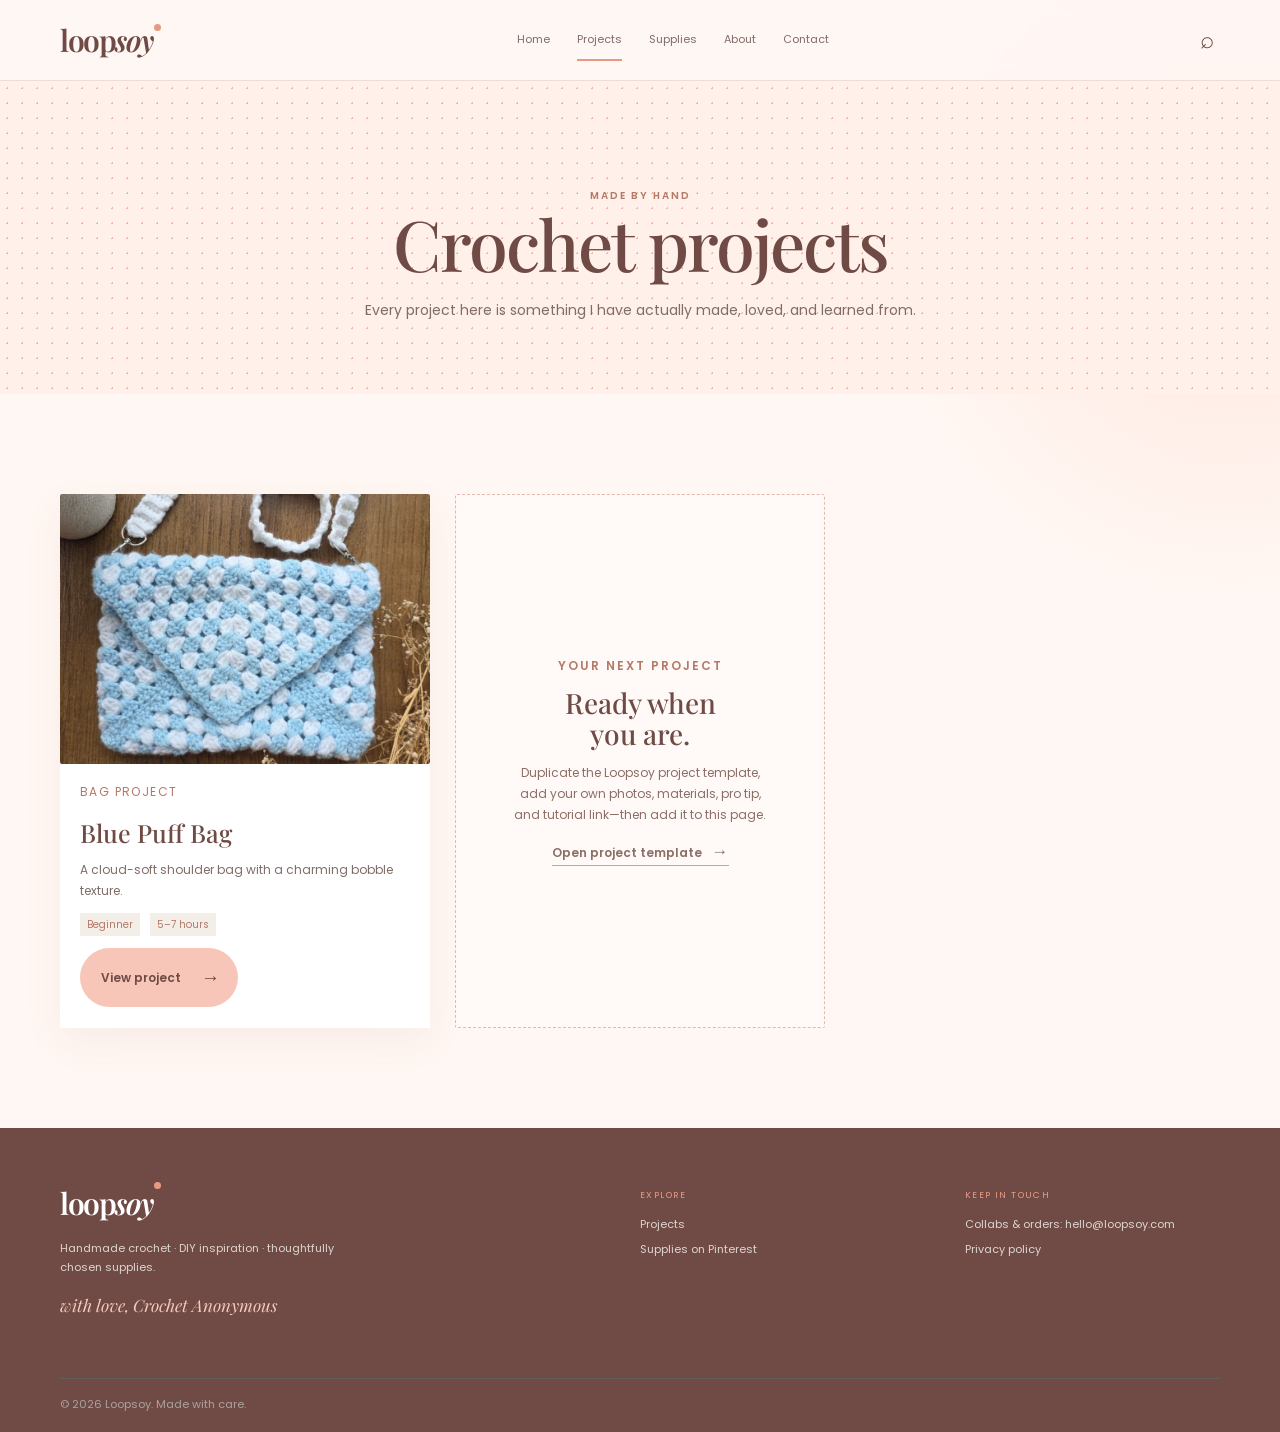
<file: projects/index.html>
<!doctype html><html lang="en"><head><meta charset="utf-8"><meta name="viewport" content="width=device-width,initial-scale=1"><meta name="description" content="Browse real handmade crochet projects from Loopsoy."><title>Crochet Projects | Loopsoy</title><link rel="preconnect" href="https://fonts.googleapis.com"><link rel="preconnect" href="https://fonts.gstatic.com" crossorigin><link href="https://fonts.googleapis.com/css2?family=Playfair+Display:wght@500;600;700&family=Poppins:wght@400;500;600&display=swap" rel="stylesheet"><link rel="stylesheet" href="../css/style.css"><link rel="stylesheet" href="../css/responsive.css"></head><body><header class="site-header"><div class="container nav-wrap"><a class="wordmark" href="../index.html">loop<span>soy</span><i></i></a><button class="menu-toggle" aria-label="Open navigation" aria-expanded="false"><span></span><span></span></button><nav class="main-nav"><a href="../index.html">Home</a><a class="active" href="index.html">Projects</a><a href="https://www.pinterest.com/crochetanonymous/" target="_blank" rel="noopener">Supplies</a><a href="../about.html">About</a><a href="../contact.html">Contact</a></nav><button class="search-toggle" aria-label="Search site">⌕</button></div><form class="search-panel" role="search"><label for="site-search">Search Loopsoy</label><input id="site-search" type="search" placeholder="Try “puff bag”"><button>Search</button></form></header><main><section class="page-hero"><p class="eyebrow">Made by hand</p><h1>Crochet projects</h1><p>Every project here is something I have actually made, loved, and learned from.</p></section><section class="section container"><div class="catalog-grid"><article class="catalog-card"><a class="image-frame" href="blue-puff-bag.html"><img src="../assets/images/blue-puff-bag.jpeg" alt="Blue and white puff crochet bag"></a><p class="tag">Bag project</p><h2>Blue Puff Bag</h2><p>A cloud-soft shoulder bag with a charming bobble texture.</p><div class="meta"><span>Beginner</span><span>5–7 hours</span></div><a class="button" href="blue-puff-bag.html">View project <span>→</span></a></article><article class="expand-card"><div><p class="eyebrow">Your next project</p><h3>Ready when<br>you are.</h3><p>Duplicate the Loopsoy project template, add your own photos, materials, pro tip, and tutorial link—then add it to this page.</p><a class="text-link" href="project-template.html">Open project template <span>→</span></a></div></article></div></section></main><footer class="site-footer"><div class="container footer-grid"><div><a class="wordmark" href="../index.html">loop<span>soy</span><i></i></a><p>Handmade crochet · DIY inspiration · thoughtfully chosen supplies.</p><p class="footer-handle">with love, Crochet Anonymous</p></div><div><p class="footer-title">Explore</p><a href="index.html">Projects</a><a href="https://www.pinterest.com/crochetanonymous/" target="_blank" rel="noopener">Supplies on Pinterest</a></div><div><p class="footer-title">Keep in touch</p><a href="mailto:hello@loopsoy.com">Collabs &amp; orders: hello@loopsoy.com</a><a href="../privacy.html">Privacy policy</a></div></div><div class="container footer-bottom"><span>© 2026 Loopsoy. Made with care.</span></div></footer><script src="../js/main.js"></script></body></html>
</file>
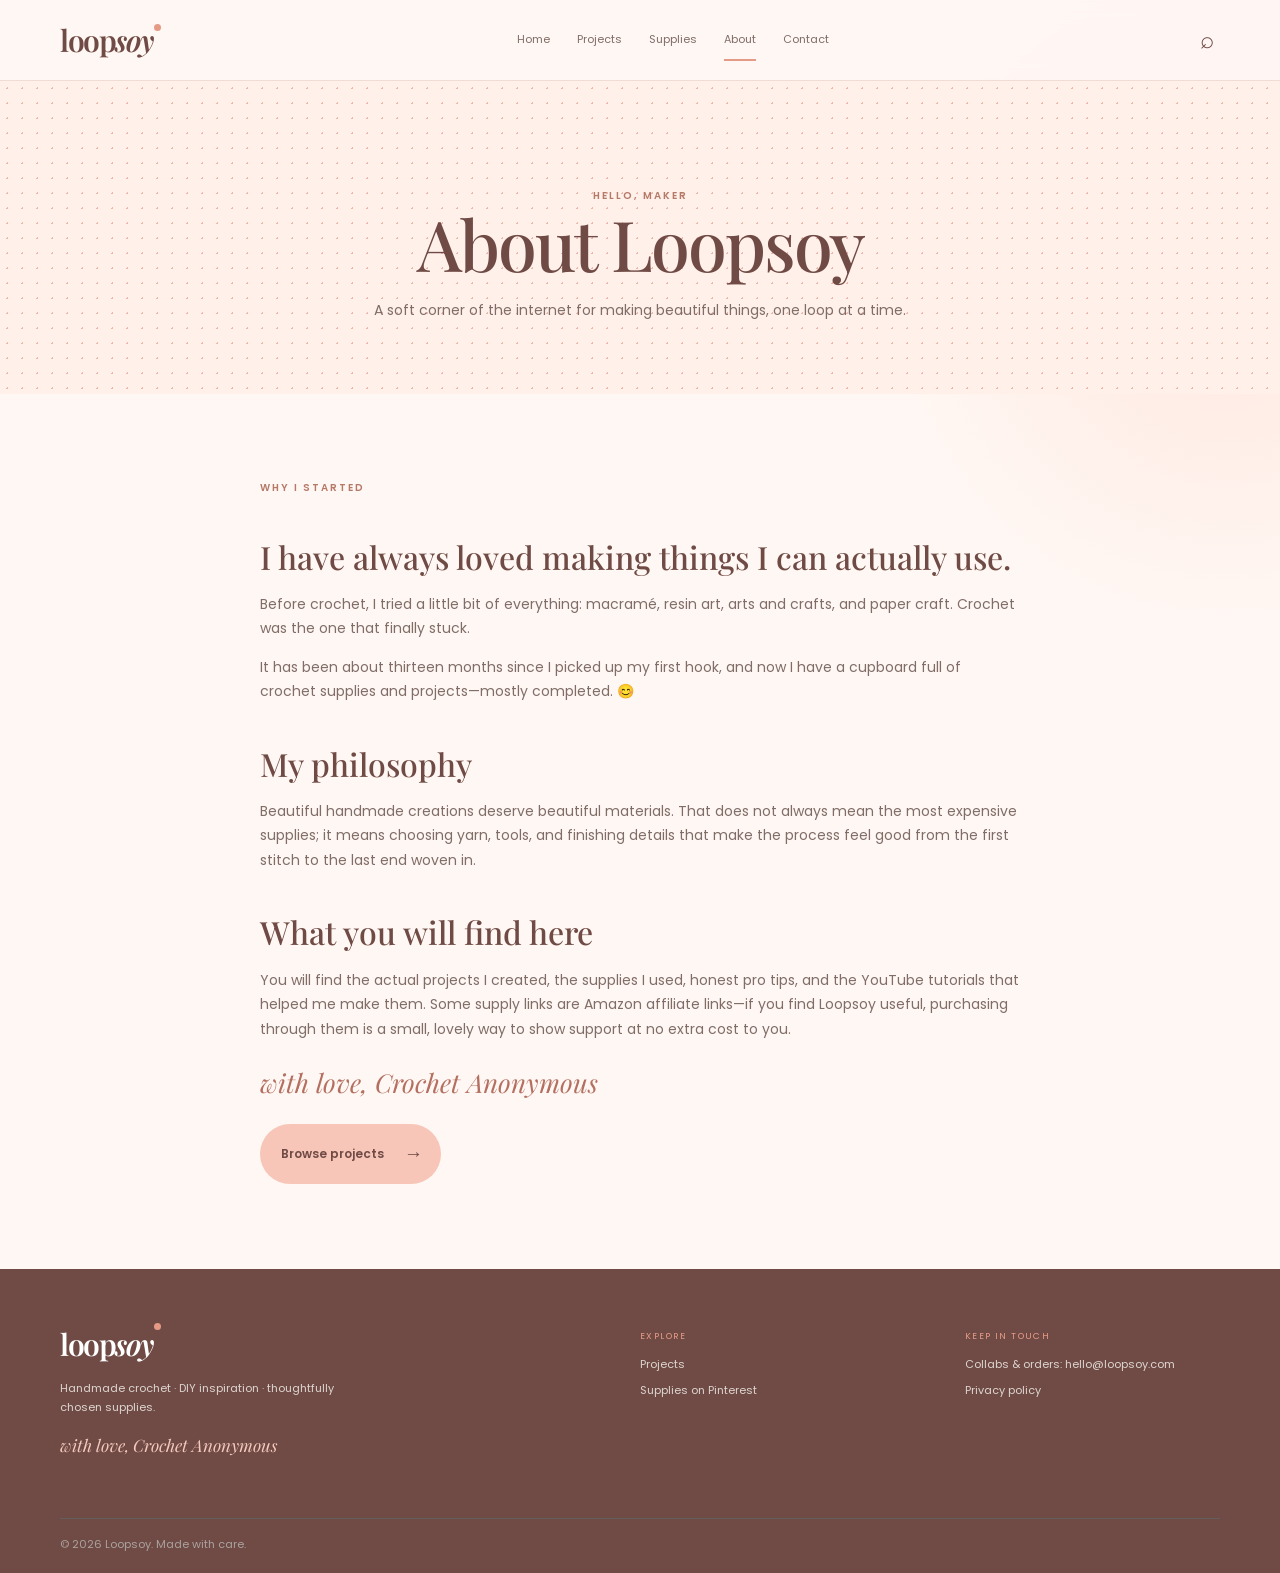
<file: about.html>
<!doctype html>
<html lang="en"><head><meta charset="utf-8"><meta name="viewport" content="width=device-width,initial-scale=1"><meta name="description" content="The story behind Loopsoy, a warm home for handmade crochet and thoughtful materials."><title>About Loopsoy</title><link rel="preconnect" href="https://fonts.googleapis.com"><link rel="preconnect" href="https://fonts.gstatic.com" crossorigin><link href="https://fonts.googleapis.com/css2?family=Playfair+Display:wght@500;600;700&family=Poppins:wght@400;500;600&display=swap" rel="stylesheet"><link rel="stylesheet" href="css/style.css"><link rel="stylesheet" href="css/responsive.css"></head><body><header class="site-header"><div class="container nav-wrap"><a class="wordmark" href="index.html">loop<span>soy</span><i></i></a><button class="menu-toggle" aria-label="Open navigation" aria-expanded="false"><span></span><span></span></button><nav class="main-nav"><a href="index.html">Home</a><a href="projects/index.html">Projects</a><a href="https://www.pinterest.com/crochetanonymous/" target="_blank" rel="noopener">Supplies</a><a class="active" href="about.html">About</a><a href="contact.html">Contact</a></nav><button class="search-toggle" aria-label="Search site">⌕</button></div><form class="search-panel" role="search"><label for="site-search">Search Loopsoy</label><input id="site-search" type="search" placeholder="Try “puff bag”"><button>Search</button></form></header><main><section class="page-hero"><p class="eyebrow">Hello, maker</p><h1>About Loopsoy</h1><p>A soft corner of the internet for making beautiful things, one loop at a time.</p></section><section class="content-wrap text-page"><p class="eyebrow">Why I started</p><h2>I have always loved making things I can actually use.</h2><p>Before crochet, I tried a little bit of everything: macramé, resin art, arts and crafts, and paper craft. Crochet was the one that finally stuck.</p><p>It has been about thirteen months since I picked up my first hook, and now I have a cupboard full of crochet supplies and projects—mostly completed. <span aria-label="smiling but embarrassed">😊</span></p><h2>My philosophy</h2><p>Beautiful handmade creations deserve beautiful materials. That does not always mean the most expensive supplies; it means choosing yarn, tools, and finishing details that make the process feel good from the first stitch to the last end woven in.</p><h2>What you will find here</h2><p>You will find the actual projects I created, the supplies I used, honest pro tips, and the YouTube tutorials that helped me make them. Some supply links are Amazon affiliate links—if you find Loopsoy useful, purchasing through them is a small, lovely way to show support at no extra cost to you.</p><p class="brand-signoff">with love, Crochet Anonymous</p><a class="button" href="projects/index.html">Browse projects <span>→</span></a></section></main><footer class="site-footer"><div class="container footer-grid"><div><a class="wordmark" href="index.html">loop<span>soy</span><i></i></a><p>Handmade crochet · DIY inspiration · thoughtfully chosen supplies.</p><p class="footer-handle">with love, Crochet Anonymous</p></div><div><p class="footer-title">Explore</p><a href="projects/index.html">Projects</a><a href="https://www.pinterest.com/crochetanonymous/" target="_blank" rel="noopener">Supplies on Pinterest</a></div><div><p class="footer-title">Keep in touch</p><a href="mailto:hello@loopsoy.com">Collabs &amp; orders: hello@loopsoy.com</a><a href="privacy.html">Privacy policy</a></div></div><div class="container footer-bottom"><span>© 2026 Loopsoy. Made with care.</span></div></footer><script src="js/main.js"></script></body></html>
</file>
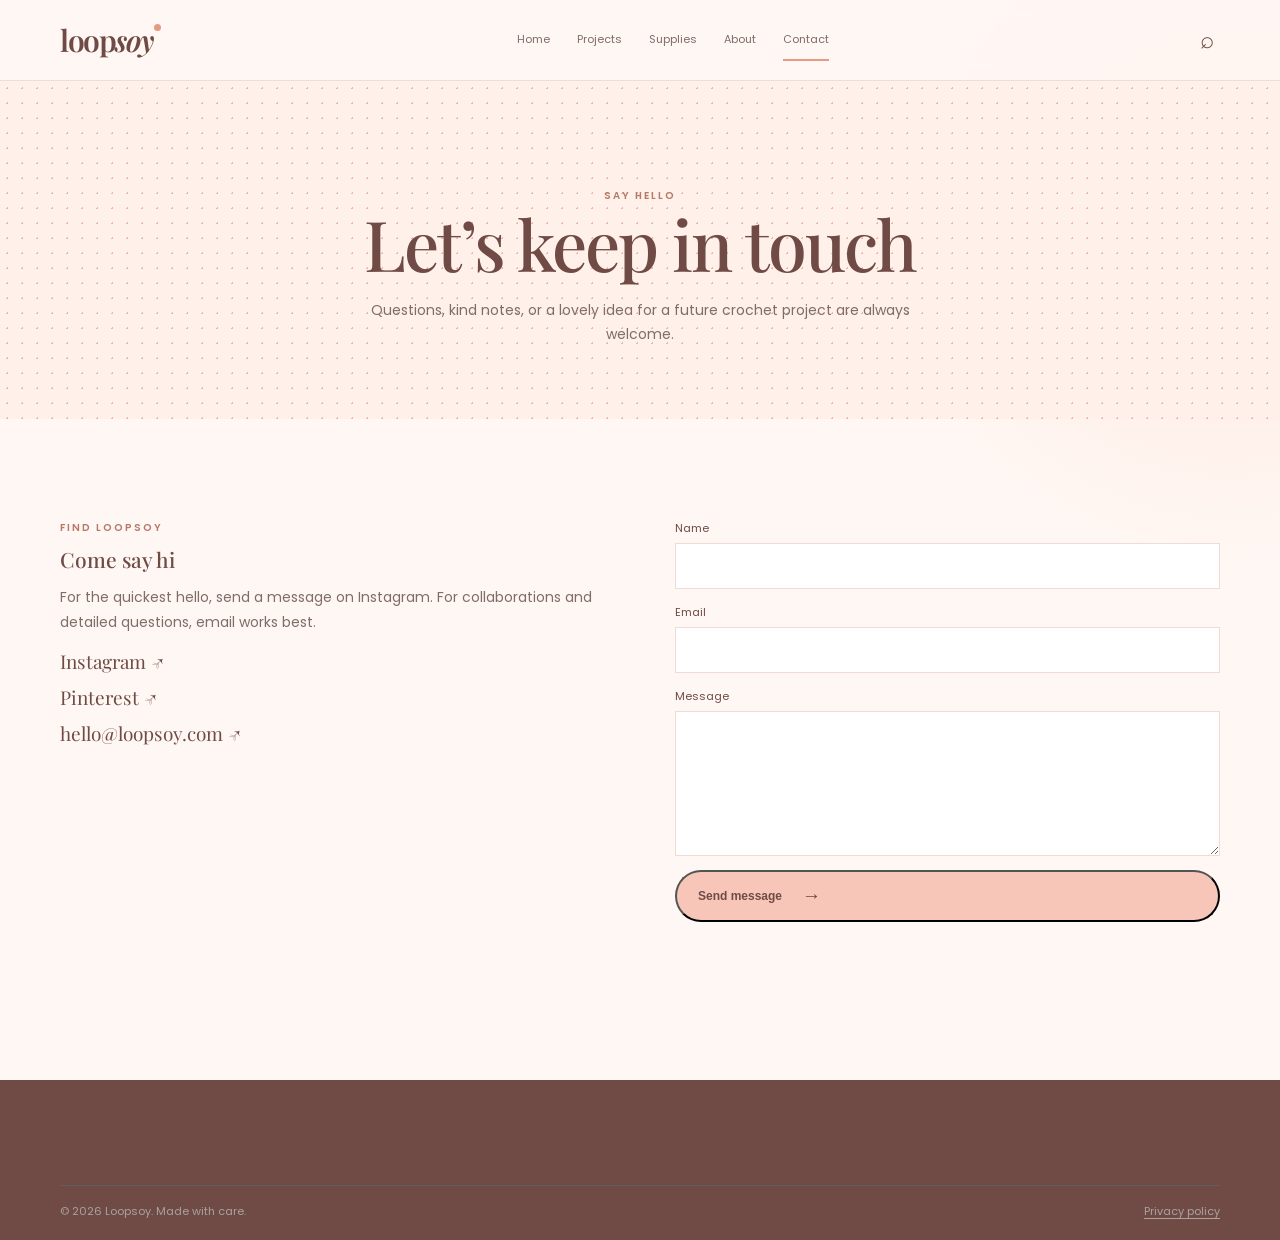
<file: contact.html>
<!doctype html><html lang="en"><head><meta charset="utf-8"><meta name="viewport" content="width=device-width,initial-scale=1"><meta name="description" content="Get in touch with Loopsoy about crochet, projects, and collaborations."><title>Contact Loopsoy</title><link rel="preconnect" href="https://fonts.googleapis.com"><link rel="preconnect" href="https://fonts.gstatic.com" crossorigin><link href="https://fonts.googleapis.com/css2?family=Playfair+Display:wght@500;600;700&family=Poppins:wght@400;500;600&display=swap" rel="stylesheet"><link rel="stylesheet" href="css/style.css"><link rel="stylesheet" href="css/responsive.css"></head><body><header class="site-header"><div class="container nav-wrap"><a class="wordmark" href="index.html">loop<span>soy</span><i></i></a><button class="menu-toggle" aria-label="Open navigation" aria-expanded="false"><span></span><span></span></button><nav class="main-nav"><a href="index.html">Home</a><a href="projects/index.html">Projects</a><a href="supplies.html">Supplies</a><a href="about.html">About</a><a class="active" href="contact.html">Contact</a></nav><button class="search-toggle" aria-label="Search site">⌕</button></div><form class="search-panel" role="search"><label for="site-search">Search Loopsoy</label><input id="site-search" type="search" placeholder="Try “puff bag”"><button>Search</button></form></header><main><section class="page-hero"><p class="eyebrow">Say hello</p><h1>Let’s keep in touch</h1><p>Questions, kind notes, or a lovely idea for a future crochet project are always welcome.</p></section><section class="section container contact-grid"><div><p class="eyebrow">Find Loopsoy</p><h2>Come say hi</h2><p>For the quickest hello, send a message on Instagram. For collaborations and detailed questions, email works best.</p><div class="contact-links"><a href="#">Instagram ↗</a><a href="#">Pinterest ↗</a><a href="mailto:hello@loopsoy.com">hello@loopsoy.com ↗</a></div></div><form class="contact-form"><label>Name<input type="text" required></label><label>Email<input type="email" required></label><label>Message<textarea required></textarea></label><button class="button" type="submit">Send message <span>→</span></button><p class="form-message" aria-live="polite"></p></form></section></main><footer class="site-footer"><div class="container footer-bottom"><span>© 2026 Loopsoy. Made with care.</span><a href="privacy.html">Privacy policy</a></div></footer><script src="js/main.js"></script></body></html>
</file>
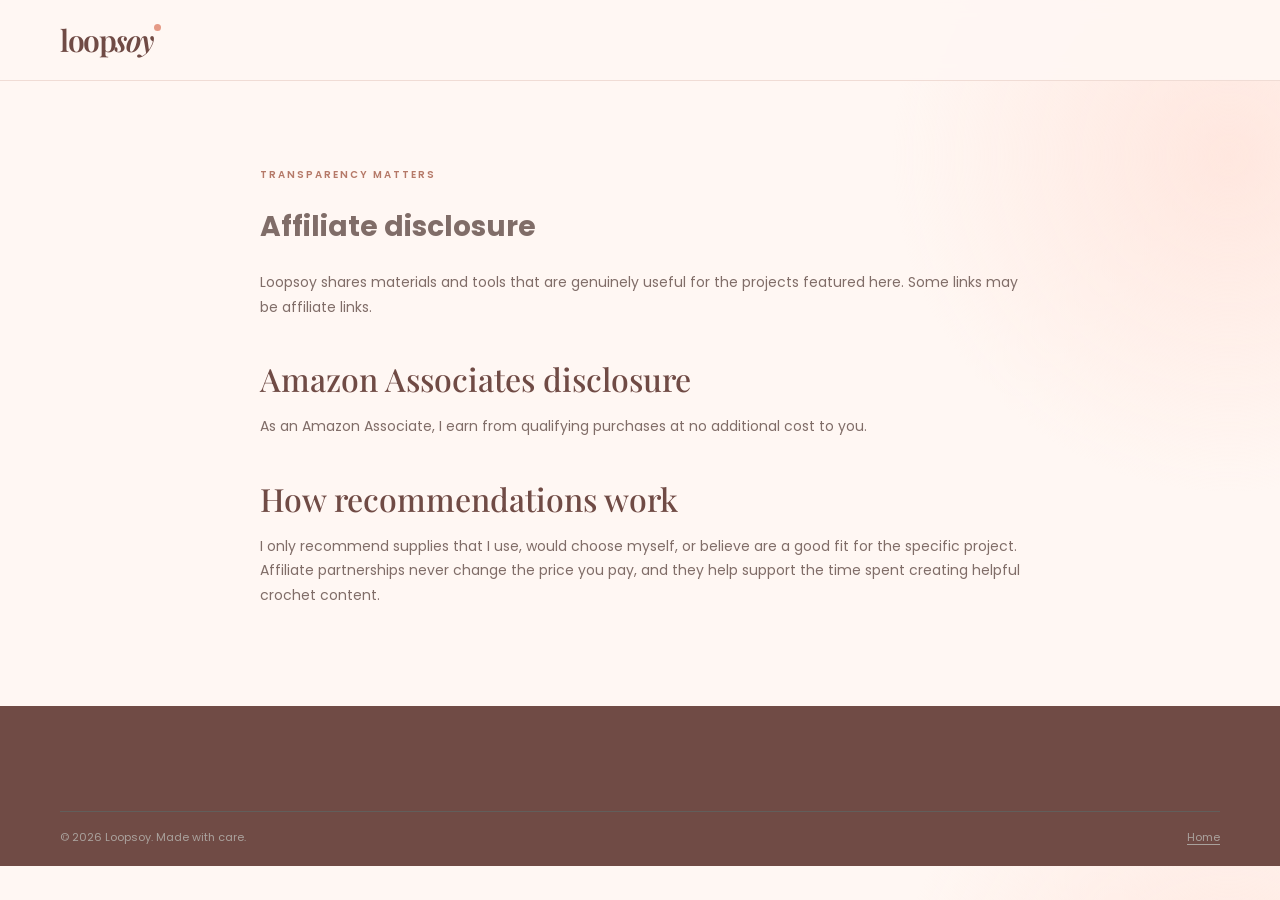
<file: disclosure.html>
<!doctype html><html lang="en"><head><meta charset="utf-8"><meta name="viewport" content="width=device-width,initial-scale=1"><meta name="description" content="Loopsoy affiliate disclosure."><title>Affiliate Disclosure | Loopsoy</title><link rel="preconnect" href="https://fonts.googleapis.com"><link rel="preconnect" href="https://fonts.gstatic.com" crossorigin><link href="https://fonts.googleapis.com/css2?family=Playfair+Display:wght@500;600;700&family=Poppins:wght@400;500;600&display=swap" rel="stylesheet"><link rel="stylesheet" href="css/style.css"><link rel="stylesheet" href="css/responsive.css"></head><body><header class="site-header"><div class="container nav-wrap"><a class="wordmark" href="index.html">loop<span>soy</span><i></i></a></div></header><main class="content-wrap text-page"><p class="eyebrow">Transparency matters</p><h1>Affiliate disclosure</h1><p>Loopsoy shares materials and tools that are genuinely useful for the projects featured here. Some links may be affiliate links.</p><h2>Amazon Associates disclosure</h2><p>As an Amazon Associate, I earn from qualifying purchases at no additional cost to you.</p><h2>How recommendations work</h2><p>I only recommend supplies that I use, would choose myself, or believe are a good fit for the specific project. Affiliate partnerships never change the price you pay, and they help support the time spent creating helpful crochet content.</p></main><footer class="site-footer"><div class="container footer-bottom"><span>© 2026 Loopsoy. Made with care.</span><a href="index.html">Home</a></div></footer></body></html>
</file>
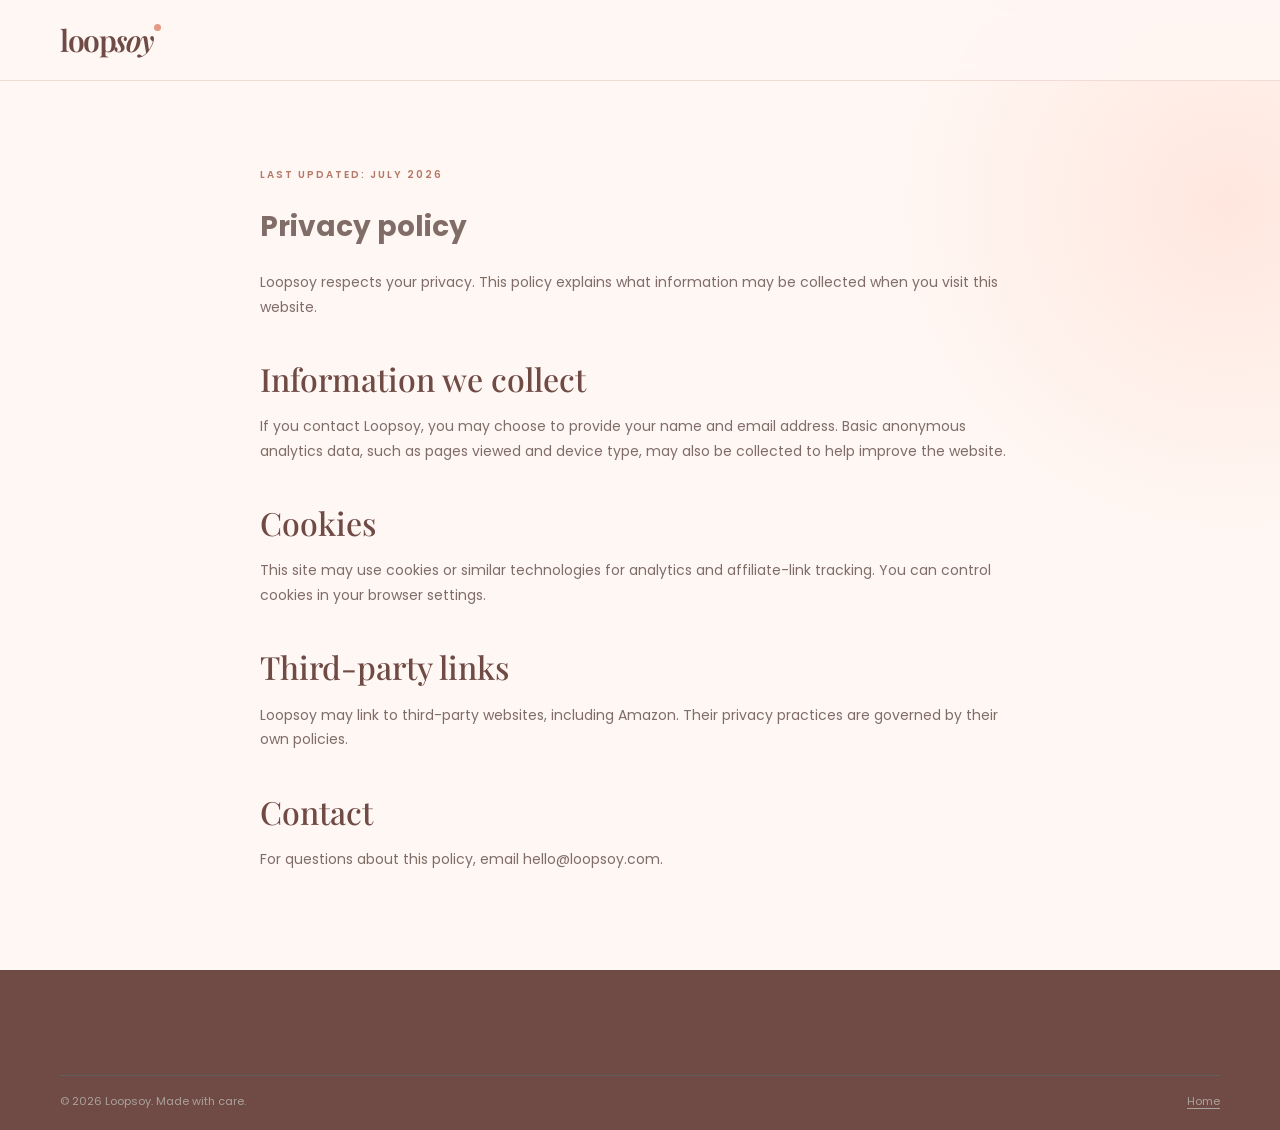
<file: privacy.html>
<!doctype html><html lang="en"><head><meta charset="utf-8"><meta name="viewport" content="width=device-width,initial-scale=1"><meta name="description" content="Loopsoy privacy policy."><title>Privacy Policy | Loopsoy</title><link rel="preconnect" href="https://fonts.googleapis.com"><link rel="preconnect" href="https://fonts.gstatic.com" crossorigin><link href="https://fonts.googleapis.com/css2?family=Playfair+Display:wght@500;600;700&family=Poppins:wght@400;500;600&display=swap" rel="stylesheet"><link rel="stylesheet" href="css/style.css"><link rel="stylesheet" href="css/responsive.css"></head><body><header class="site-header"><div class="container nav-wrap"><a class="wordmark" href="index.html">loop<span>soy</span><i></i></a></div></header><main class="content-wrap text-page"><p class="eyebrow">Last updated: July 2026</p><h1>Privacy policy</h1><p>Loopsoy respects your privacy. This policy explains what information may be collected when you visit this website.</p><h2>Information we collect</h2><p>If you contact Loopsoy, you may choose to provide your name and email address. Basic anonymous analytics data, such as pages viewed and device type, may also be collected to help improve the website.</p><h2>Cookies</h2><p>This site may use cookies or similar technologies for analytics and affiliate-link tracking. You can control cookies in your browser settings.</p><h2>Third-party links</h2><p>Loopsoy may link to third-party websites, including Amazon. Their privacy practices are governed by their own policies.</p><h2>Contact</h2><p>For questions about this policy, email <a href="mailto:hello@loopsoy.com">hello@loopsoy.com</a>.</p></main><footer class="site-footer"><div class="container footer-bottom"><span>© 2026 Loopsoy. Made with care.</span><a href="index.html">Home</a></div></footer></body></html>
</file>
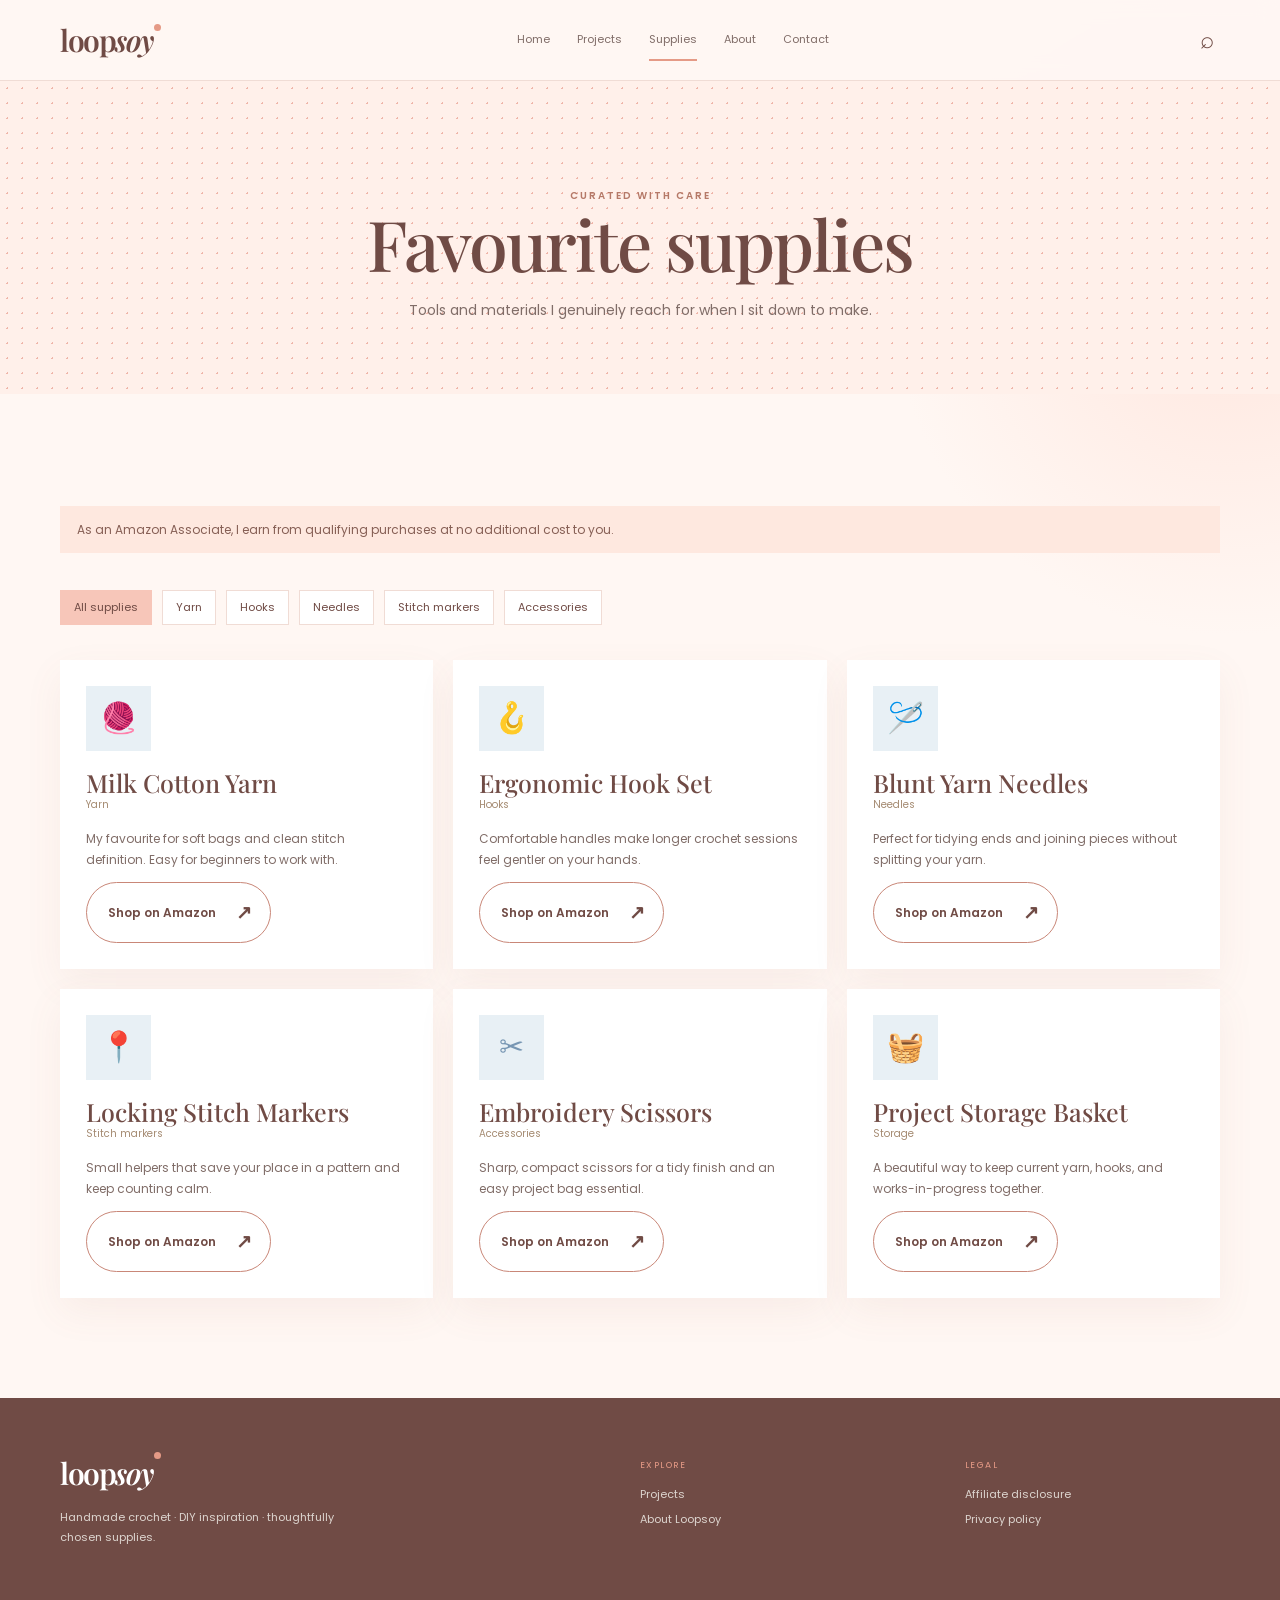
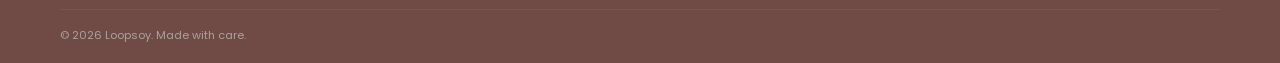
<file: supplies.html>
<!doctype html><html lang="en"><head><meta charset="utf-8"><meta name="viewport" content="width=device-width,initial-scale=1"><meta name="description" content="Loopsoy's curated crochet yarn, hooks, needles, markers and useful accessories."><title>Crochet Supplies | Loopsoy</title><link rel="preconnect" href="https://fonts.googleapis.com"><link rel="preconnect" href="https://fonts.gstatic.com" crossorigin><link href="https://fonts.googleapis.com/css2?family=Playfair+Display:wght@500;600;700&family=Poppins:wght@400;500;600&display=swap" rel="stylesheet"><link rel="stylesheet" href="css/style.css"><link rel="stylesheet" href="css/responsive.css"></head><body><header class="site-header"><div class="container nav-wrap"><a class="wordmark" href="index.html">loop<span>soy</span><i></i></a><button class="menu-toggle" aria-label="Open navigation" aria-expanded="false"><span></span><span></span></button><nav class="main-nav"><a href="index.html">Home</a><a href="projects/index.html">Projects</a><a class="active" href="supplies.html">Supplies</a><a href="about.html">About</a><a href="contact.html">Contact</a></nav><button class="search-toggle" aria-label="Search site">⌕</button></div><form class="search-panel" role="search"><label for="site-search">Search Loopsoy</label><input id="site-search" type="search" placeholder="Try “puff bag”"><button>Search</button></form></header><main><section class="page-hero"><p class="eyebrow">Curated with care</p><h1>Favourite supplies</h1><p>Tools and materials I genuinely reach for when I sit down to make.</p></section><section class="section container"><p class="notice">As an Amazon Associate, I earn from qualifying purchases at no additional cost to you.</p><br><div class="chips"><button class="active" data-filter="all">All supplies</button><button data-filter="yarn">Yarn</button><button data-filter="hooks">Hooks</button><button data-filter="needles">Needles</button><button data-filter="markers">Stitch markers</button><button data-filter="accessories">Accessories</button></div><div class="supplies-grid"><article class="supply-card" data-category="yarn"><div class="supply-icon">🧶</div><h2>Milk Cotton Yarn</h2><small>Yarn</small><p>My favourite for soft bags and clean stitch definition. Easy for beginners to work with.</p><a class="button outline" href="#" rel="sponsored nofollow">Shop on Amazon <span>↗</span></a></article><article class="supply-card" data-category="hooks"><div class="supply-icon">🪝</div><h2>Ergonomic Hook Set</h2><small>Hooks</small><p>Comfortable handles make longer crochet sessions feel gentler on your hands.</p><a class="button outline" href="#" rel="sponsored nofollow">Shop on Amazon <span>↗</span></a></article><article class="supply-card" data-category="needles"><div class="supply-icon">🪡</div><h2>Blunt Yarn Needles</h2><small>Needles</small><p>Perfect for tidying ends and joining pieces without splitting your yarn.</p><a class="button outline" href="#" rel="sponsored nofollow">Shop on Amazon <span>↗</span></a></article><article class="supply-card" data-category="markers"><div class="supply-icon">📍</div><h2>Locking Stitch Markers</h2><small>Stitch markers</small><p>Small helpers that save your place in a pattern and keep counting calm.</p><a class="button outline" href="#" rel="sponsored nofollow">Shop on Amazon <span>↗</span></a></article><article class="supply-card" data-category="accessories"><div class="supply-icon">✂</div><h2>Embroidery Scissors</h2><small>Accessories</small><p>Sharp, compact scissors for a tidy finish and an easy project bag essential.</p><a class="button outline" href="#" rel="sponsored nofollow">Shop on Amazon <span>↗</span></a></article><article class="supply-card" data-category="accessories"><div class="supply-icon">🧺</div><h2>Project Storage Basket</h2><small>Storage</small><p>A beautiful way to keep current yarn, hooks, and works-in-progress together.</p><a class="button outline" href="#" rel="sponsored nofollow">Shop on Amazon <span>↗</span></a></article></div></section></main><footer class="site-footer"><div class="container footer-grid"><div><a class="wordmark" href="index.html">loop<span>soy</span><i></i></a><p>Handmade crochet · DIY inspiration · thoughtfully chosen supplies.</p></div><div><p class="footer-title">Explore</p><a href="projects/index.html">Projects</a><a href="about.html">About Loopsoy</a></div><div><p class="footer-title">Legal</p><a href="disclosure.html">Affiliate disclosure</a><a href="privacy.html">Privacy policy</a></div></div><div class="container footer-bottom"><span>© 2026 Loopsoy. Made with care.</span></div></footer><script src="js/main.js"></script></body></html>
</file>
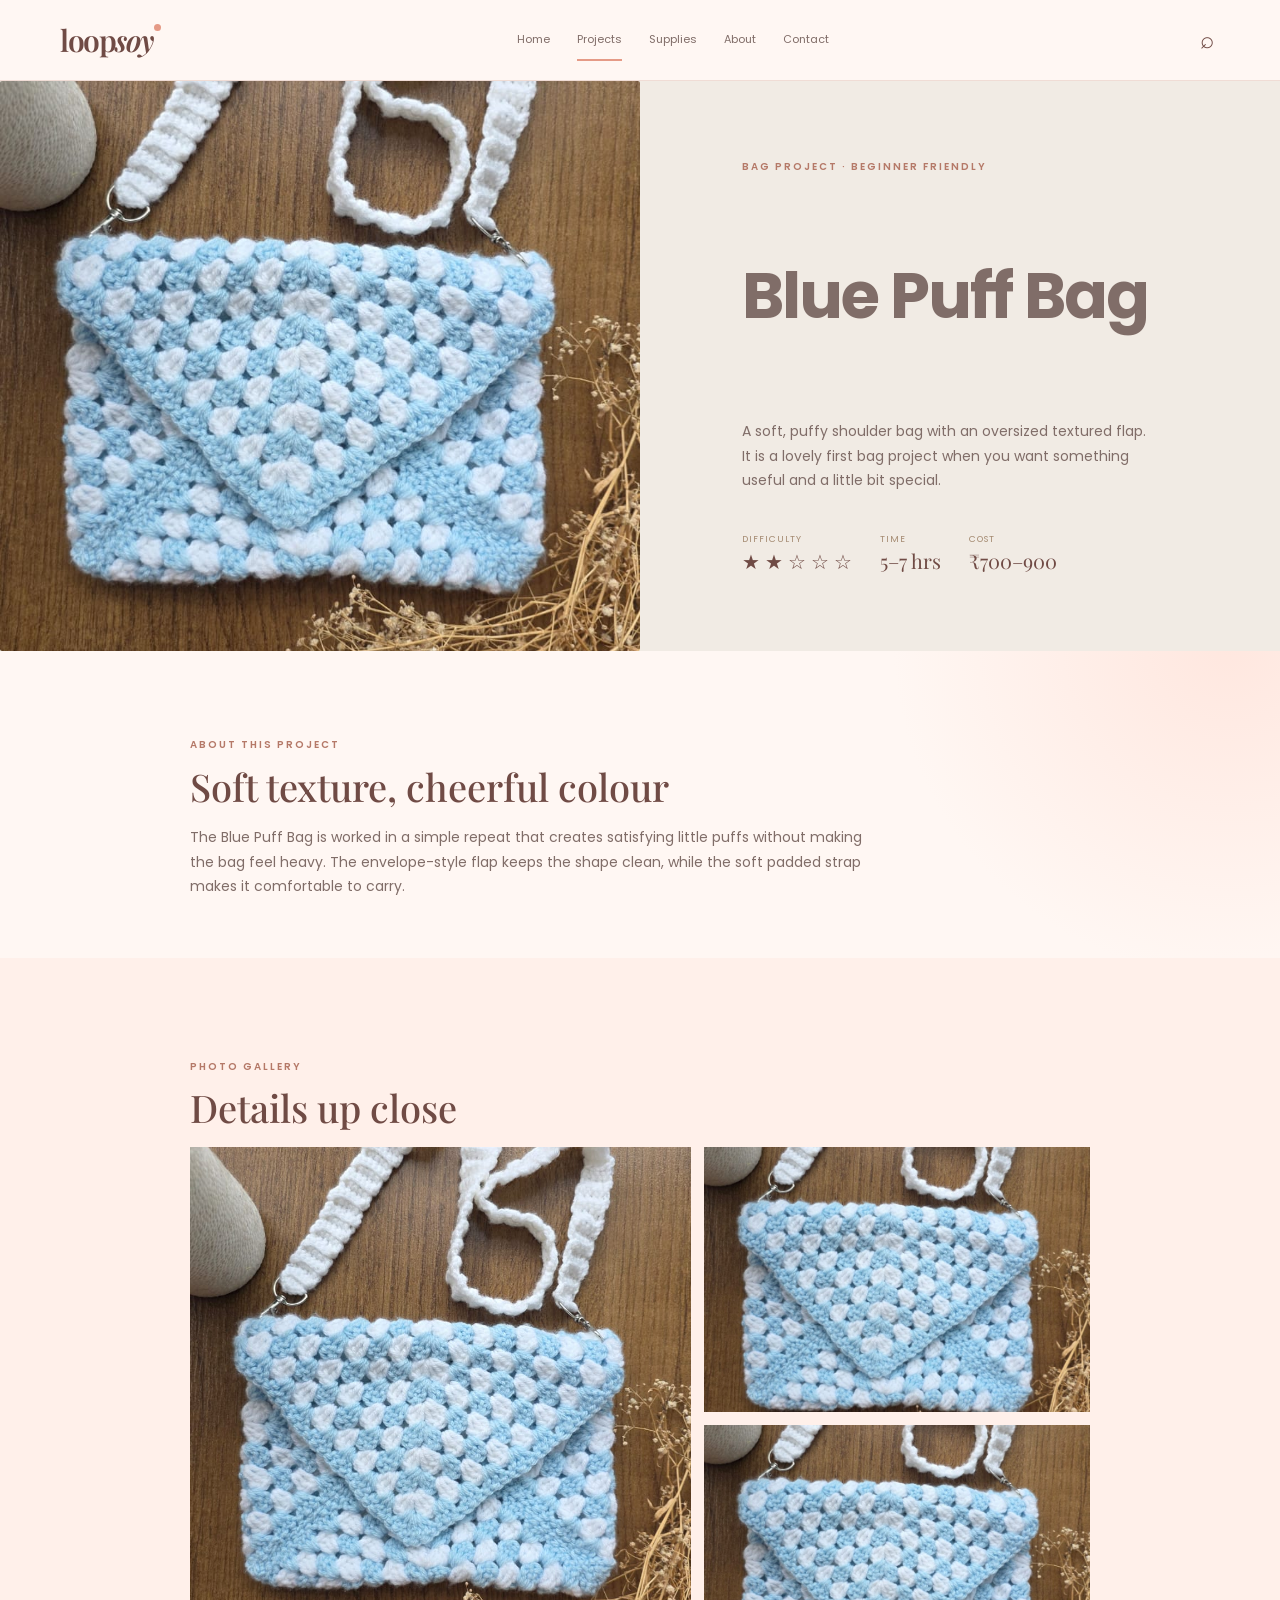
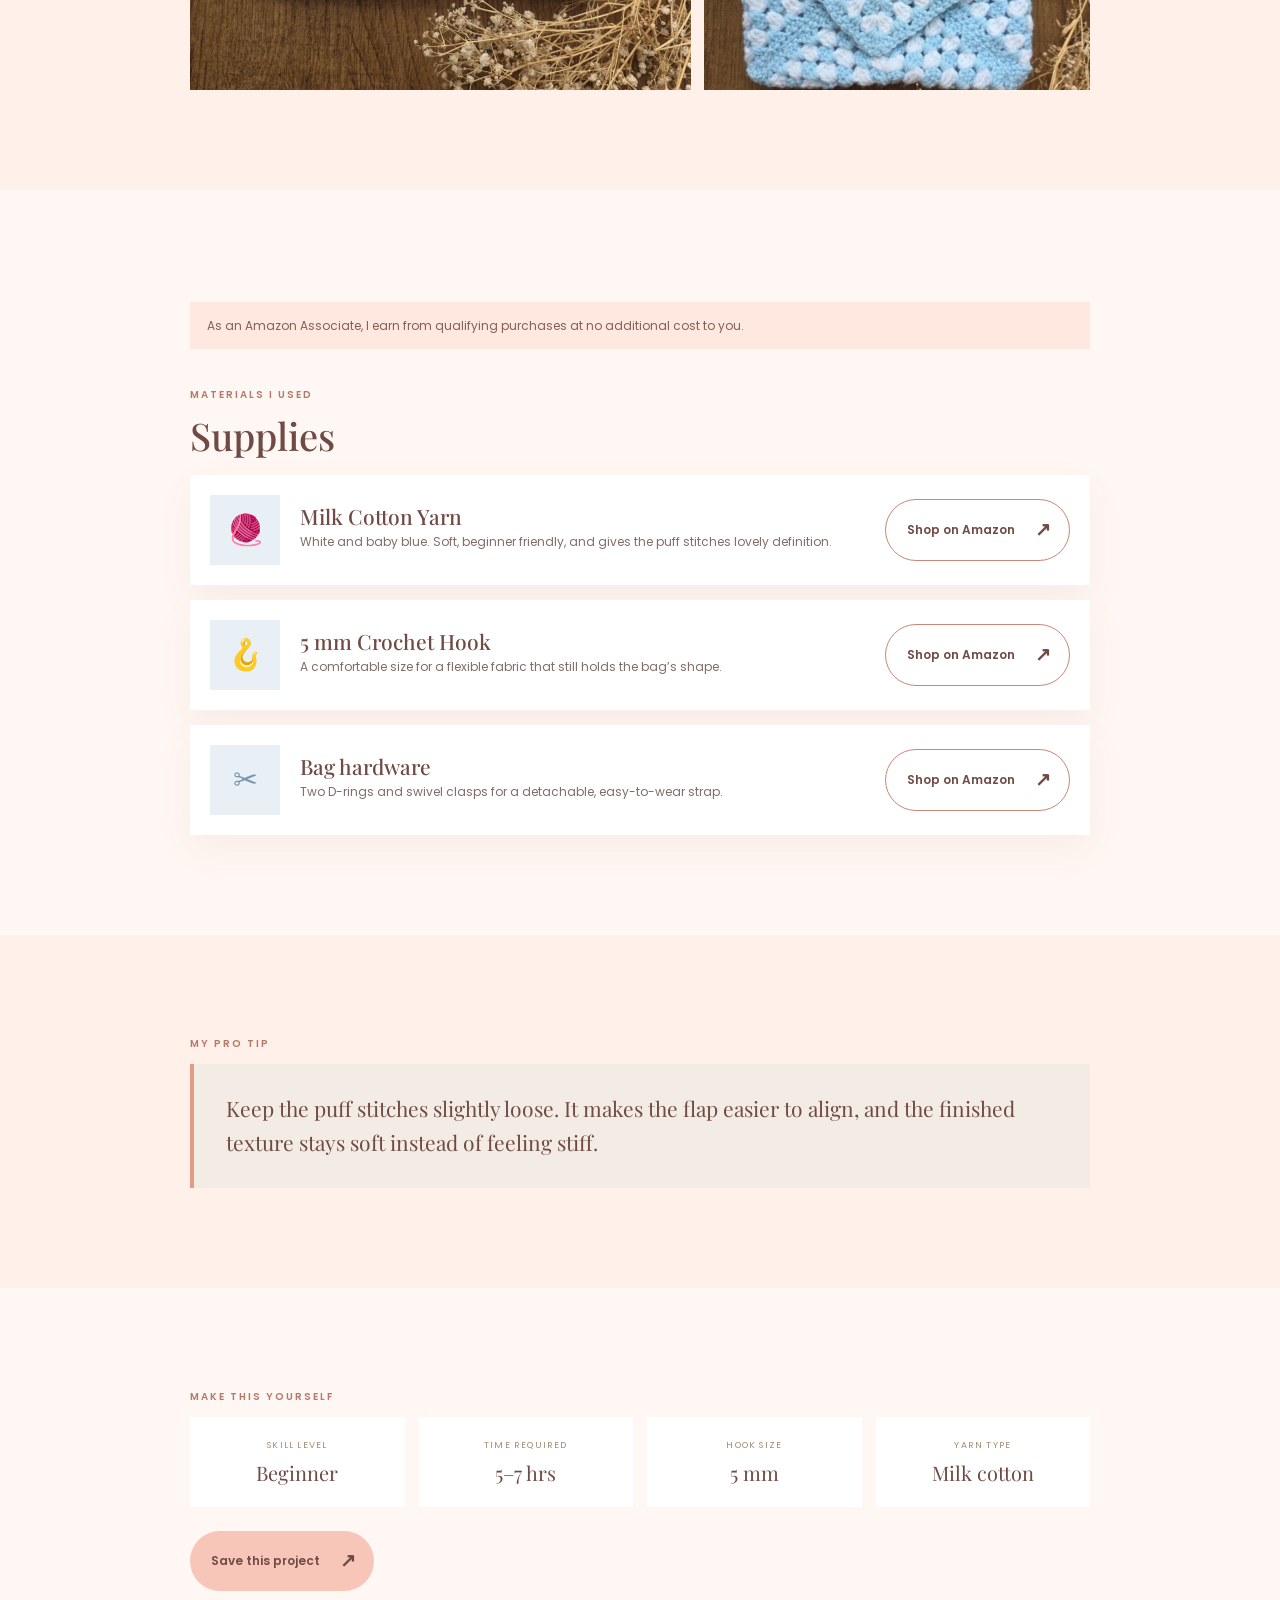
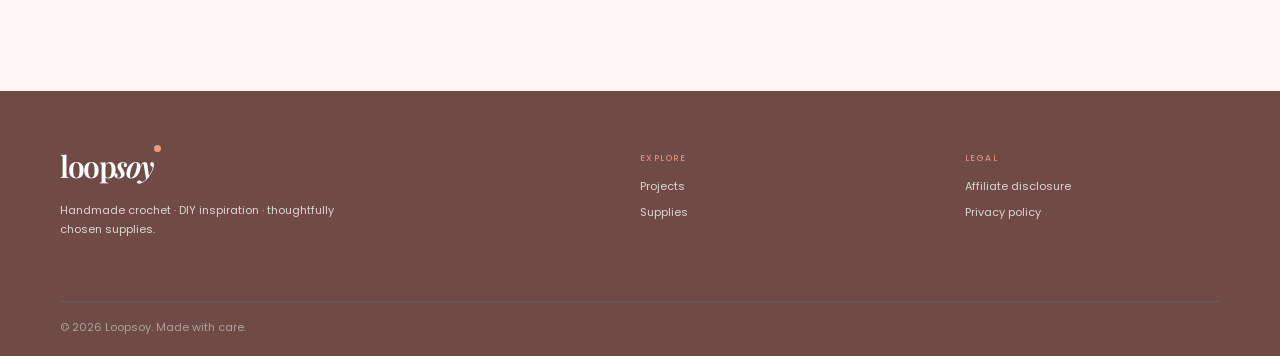
<file: projects/blue-puff-bag.html>
<!doctype html><html lang="en"><head><meta charset="utf-8"><meta name="viewport" content="width=device-width,initial-scale=1"><meta name="description" content="Make the Loopsoy Blue Puff Bag: a beginner-friendly crochet shoulder bag with milk cotton yarn and a 5 mm hook."><title>Blue Puff Bag Crochet Project | Loopsoy</title><meta property="og:title" content="Blue Puff Bag | Loopsoy"><meta property="og:description" content="A soft blue-and-white crochet bag for beginner makers."><meta property="og:image" content="../assets/images/blue-puff-bag.jpeg"><link rel="preconnect" href="https://fonts.googleapis.com"><link rel="preconnect" href="https://fonts.gstatic.com" crossorigin><link href="https://fonts.googleapis.com/css2?family=Playfair+Display:wght@500;600;700&family=Poppins:wght@400;500;600&display=swap" rel="stylesheet"><link rel="stylesheet" href="../css/style.css"><link rel="stylesheet" href="../css/responsive.css"></head><body><a class="skip-link" href="#main">Skip to content</a><header class="site-header"><div class="container nav-wrap"><a class="wordmark" href="../index.html">loop<span>soy</span><i></i></a><button class="menu-toggle" aria-label="Open navigation" aria-expanded="false"><span></span><span></span></button><nav class="main-nav"><a href="../index.html">Home</a><a class="active" href="index.html">Projects</a><a href="../supplies.html">Supplies</a><a href="../about.html">About</a><a href="../contact.html">Contact</a></nav><button class="search-toggle" aria-label="Search site">⌕</button></div><form class="search-panel" role="search"><label for="site-search">Search Loopsoy</label><input id="site-search" type="search" placeholder="Try “puff bag”"><button>Search</button></form></header><main id="main"><section class="project-hero"><img src="../assets/images/blue-puff-bag.jpeg" alt="Handmade blue and white puff crochet bag"><div class="project-hero-copy"><p class="eyebrow">Bag project · Beginner friendly</p><h1>Blue Puff Bag</h1><p>A soft, puffy shoulder bag with an oversized textured flap. It is a lovely first bag project when you want something useful and a little bit special.</p><div class="project-stats"><div><span>Difficulty</span><strong>★ ★ ☆ ☆ ☆</strong></div><div><span>Time</span><strong>5–7 hrs</strong></div><div><span>Cost</span><strong>₹700–900</strong></div></div></div></section><section class="content-wrap project-copy"><p class="eyebrow">About this project</p><h2>Soft texture, cheerful colour</h2><p>The Blue Puff Bag is worked in a simple repeat that creates satisfying little puffs without making the bag feel heavy. The envelope-style flap keeps the shape clean, while the soft padded strap makes it comfortable to carry.</p></section><section class="section section-tint"><div class="content-wrap"><p class="eyebrow">Photo gallery</p><h2>Details up close</h2><div class="gallery"><img src="../assets/images/blue-puff-bag.jpeg" alt="Full view of blue puff crochet bag"><img src="../assets/images/blue-puff-bag.jpeg" alt="Detail of puff stitch texture"><img src="../assets/images/blue-puff-bag.jpeg" alt="Crochet bag strap detail"></div></div></section><section class="section content-wrap"><p class="notice">As an Amazon Associate, I earn from qualifying purchases at no additional cost to you.</p><br><p class="eyebrow">Materials I used</p><h2>Supplies</h2><div class="supply-list"><article class="supply-item"><div class="supply-icon">🧶</div><div><h3>Milk Cotton Yarn</h3><p>White and baby blue. Soft, beginner friendly, and gives the puff stitches lovely definition.</p></div><a class="button outline" href="#" rel="sponsored nofollow">Shop on Amazon <span>↗</span></a></article><article class="supply-item"><div class="supply-icon">🪝</div><div><h3>5 mm Crochet Hook</h3><p>A comfortable size for a flexible fabric that still holds the bag’s shape.</p></div><a class="button outline" href="#" rel="sponsored nofollow">Shop on Amazon <span>↗</span></a></article><article class="supply-item"><div class="supply-icon">✂</div><div><h3>Bag hardware</h3><p>Two D-rings and swivel clasps for a detachable, easy-to-wear strap.</p></div><a class="button outline" href="#" rel="sponsored nofollow">Shop on Amazon <span>↗</span></a></article></div></section><section class="section section-tint"><div class="content-wrap"><p class="eyebrow">My pro tip</p><div class="pro-tip">Keep the puff stitches slightly loose. It makes the flap easier to align, and the finished texture stays soft instead of feeling stiff.</div></div></section><section class="section content-wrap"><p class="eyebrow">Make this yourself</p><div class="make-grid"><div><span>Skill level</span><strong>Beginner</strong></div><div><span>Time required</span><strong>5–7 hrs</strong></div><div><span>Hook size</span><strong>5 mm</strong></div><div><span>Yarn type</span><strong>Milk cotton</strong></div></div><br><a class="button" href="https://pinterest.com/" target="_blank" rel="noopener">Save this project <span>↗</span></a></section></main><footer class="site-footer"><div class="container footer-grid"><div><a class="wordmark" href="../index.html">loop<span>soy</span><i></i></a><p>Handmade crochet · DIY inspiration · thoughtfully chosen supplies.</p></div><div><p class="footer-title">Explore</p><a href="index.html">Projects</a><a href="../supplies.html">Supplies</a></div><div><p class="footer-title">Legal</p><a href="../disclosure.html">Affiliate disclosure</a><a href="../privacy.html">Privacy policy</a></div></div><div class="container footer-bottom"><span>© 2026 Loopsoy. Made with care.</span></div></footer><script src="../js/main.js"></script></body></html>
</file>
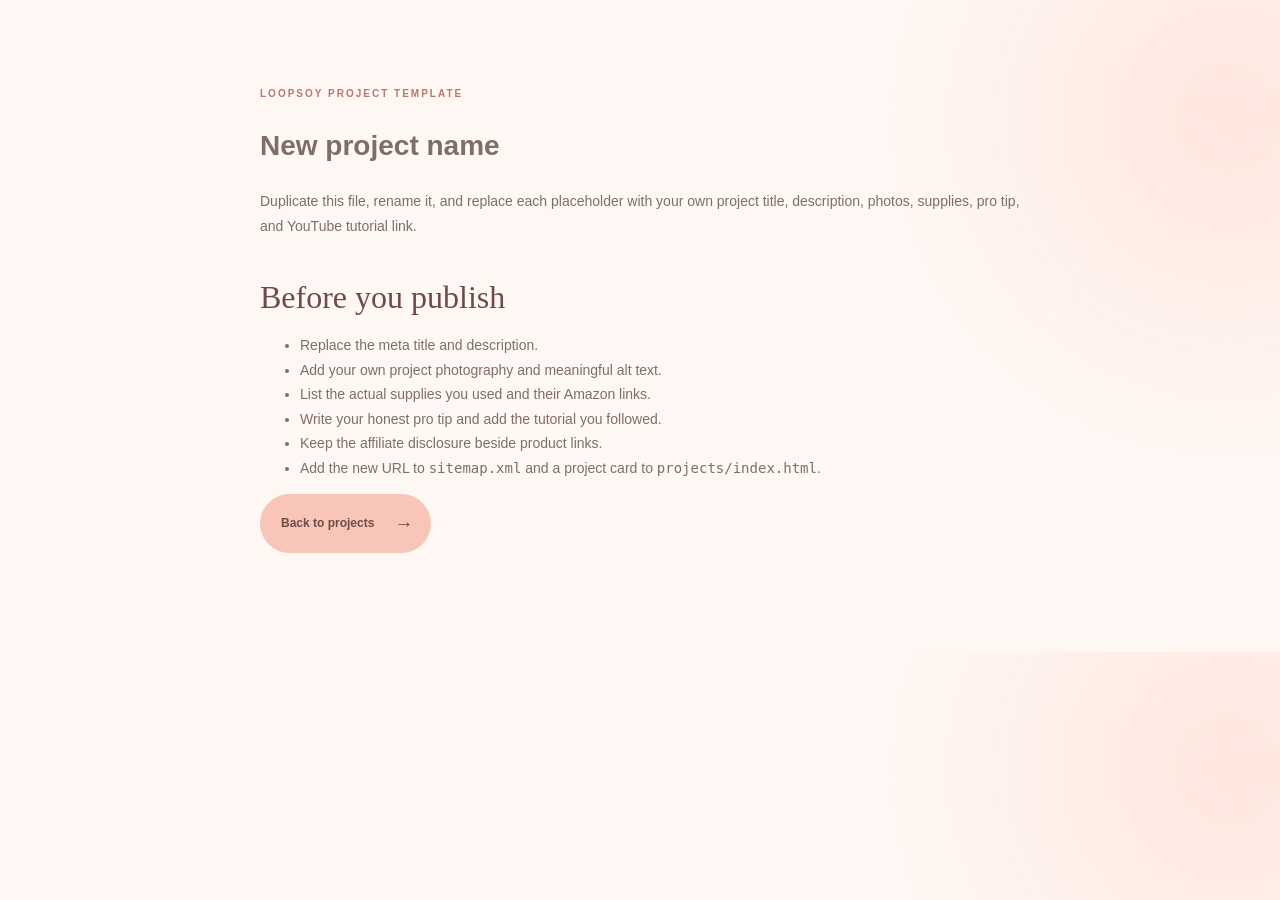
<file: projects/project-template.html>
<!doctype html><html lang="en"><head><meta charset="utf-8"><meta name="viewport" content="width=device-width,initial-scale=1"><title>Project Template | Loopsoy</title><link rel="stylesheet" href="../css/style.css"><link rel="stylesheet" href="../css/responsive.css"></head><body><main class="content-wrap text-page"><p class="eyebrow">Loopsoy project template</p><h1>New project name</h1><p>Duplicate this file, rename it, and replace each placeholder with your own project title, description, photos, supplies, pro tip, and YouTube tutorial link.</p><h2>Before you publish</h2><ul><li>Replace the meta title and description.</li><li>Add your own project photography and meaningful alt text.</li><li>List the actual supplies you used and their Amazon links.</li><li>Write your honest pro tip and add the tutorial you followed.</li><li>Keep the affiliate disclosure beside product links.</li><li>Add the new URL to <code>sitemap.xml</code> and a project card to <code>projects/index.html</code>.</li></ul><p><a class="button" href="index.html">Back to projects <span>→</span></a></p></main></body></html>
</file>
<file: css/style.css>
:root{--paper:#faf8f4;--white:#fff;--blue:#afcbe8;--accent:#d8c2aa;--ink:#4a4a4a;--muted:#777;--line:#e8e0d8;--serif:'Playfair Display',Georgia,serif;--sans:Poppins,Arial,sans-serif;--shadow:0 12px 32px #5d4c3c12}*{box-sizing:border-box}html{scroll-behavior:smooth}body{margin:0;background:var(--paper);font:14px/1.75 var(--sans);color:var(--muted)}a{color:inherit;text-decoration:none}img{display:block;width:100%;height:100%;object-fit:cover}.container{width:min(1160px,calc(100% - 48px));margin:auto}.skip-link{position:absolute;left:-999px}.skip-link:focus{left:20px;top:20px;z-index:30;background:#fff;padding:8px}.site-header{position:sticky;top:0;z-index:20;background:#faf8f4ed;border-bottom:1px solid var(--line);backdrop-filter:blur(10px)}.nav-wrap{height:80px;display:flex;align-items:center}.wordmark{font:600 30px/1 var(--serif);letter-spacing:-1.4px;color:var(--ink);position:relative}.wordmark span{font-style:italic}.wordmark i{position:absolute;width:7px;height:7px;border-radius:50%;background:var(--accent);right:-9px;top:-1px}.main-nav{display:flex;gap:27px;margin:auto;font-size:11px}.main-nav a{padding:28px 0;position:relative}.main-nav a.active:after{content:'';position:absolute;left:0;right:0;bottom:17px;height:2px;background:var(--accent)}.search-toggle,.menu-toggle{border:0;background:none;color:var(--ink);cursor:pointer;font:24px/1 var(--sans)}.menu-toggle{display:none}.search-panel{display:none;padding:13px max(24px,calc((100% - 1160px)/2));background:#fff;gap:9px}.search-panel.open{display:flex}.search-panel label{position:absolute;left:-9999px}.search-panel input{flex:1;border:1px solid var(--line);padding:10px 14px;font:inherit}.search-panel button{border:0;background:var(--ink);color:#fff;padding:0 20px;font:inherit}.eyebrow{margin:0 0 12px;color:#a58b72;font-size:10px;font-weight:600;letter-spacing:2px;text-transform:uppercase}.hero{min-height:625px;position:relative;isolation:isolate;display:grid;align-items:center;overflow:hidden}.hero-visual{position:absolute;inset:0;z-index:-1;background:linear-gradient(90deg,rgba(250,248,244,.98),rgba(250,248,244,.8) 42%,rgba(250,248,244,.16) 72%,rgba(250,248,244,.04)),url('../assets/images/blue-puff-bag.jpeg') center 56%/cover}.hero h1,.page-hero h1,h2,h3{margin:0;color:var(--ink);font-family:var(--serif);font-weight:500;line-height:1.1}.hero h1{font-size:clamp(58px,7vw,88px);letter-spacing:-3px}.hero-copy{max-width:405px;margin:22px 0 28px}.button{display:inline-flex;gap:20px;align-items:center;padding:13px 18px 13px 21px;background:var(--blue);color:var(--ink);font-size:12px;font-weight:600;transition:.25s}.button:hover{transform:translateY(-2px);filter:brightness(.97)}.button.dark{background:var(--ink);color:#fff}.button.outline{background:transparent;border:1px solid var(--ink)}.button span{font-size:19px}.section{padding:100px 0}.section-tint{background:#f1ebe4}.section-head{display:flex;align-items:end;justify-content:space-between;gap:25px;margin-bottom:42px}.section-head h2,.intro h2,.about-teaser h2{font-size:clamp(38px,4.5vw,55px);letter-spacing:-1.7px}.text-link{border-bottom:1px solid var(--accent);padding-bottom:4px;font-size:12px;font-weight:600;white-space:nowrap}.text-link span{font-size:17px;margin-left:7px}.intro{display:grid;grid-template-columns:1fr 1.5fr;gap:50px;padding:95px 0}.intro>div{display:flex;justify-content:space-between;gap:40px}.intro p:last-child{max-width:330px;margin:12px 0}.project-grid{display:grid;grid-template-columns:1.15fr 1fr 1fr;gap:22px}.project-card{position:relative}.image-frame{height:320px;display:block;overflow:hidden;background:#e9dfd5}.card-large .image-frame{height:390px}.image-frame img{transition:transform .5s}.project-card:hover img{transform:scale(1.04)}.tag{margin:17px 0 5px;color:#a58b72;font-size:9px;letter-spacing:1.4px;text-transform:uppercase}.project-card h3{font-size:25px}.project-card>p:last-of-type{margin:3px 0;font-size:12px}.circle-link{position:absolute;right:0;bottom:0;width:35px;height:35px;border-radius:50%;display:grid;place-items:center;background:var(--paper);font-size:18px}.tips-grid,.about-teaser{display:grid;grid-template-columns:1fr 1fr;gap:9vw;align-items:center}.tips-image{height:510px}.tips-copy h2{font-size:clamp(38px,4vw,53px);margin-bottom:27px}.tip-list{margin-bottom:24px;border-top:1px solid #d8cfc6}.tip-list a{display:flex;align-items:center;padding:14px 0;border-bottom:1px solid #d8cfc6;font-size:12px}.tip-list a:hover{padding-left:6px}.tip-list span{margin-right:15px;color:#a58b72;font-size:10px}.tip-list b{margin-left:auto;font-size:17px;font-weight:400}.supplies-callout{background:var(--blue);overflow:hidden}.supplies-inner{min-height:390px;display:grid;grid-template-columns:1fr 1fr;align-items:center}.supplies-inner>div:first-child{max-width:420px}.supplies-inner h2{font-size:clamp(38px,4vw,53px);margin-bottom:16px}.supply-orbits{position:relative;height:390px}.yarn-ball{position:absolute;top:74px;left:130px;width:230px;height:230px;border-radius:48% 52% 48% 52%;transform:rotate(-13deg);background:repeating-radial-gradient(ellipse at 30% 40%,#e7d4c5 0 4px,#bd9377 5px 7px,#ddbdab 8px 11px);box-shadow:13px 17px 0 #4a454214}.hook{position:absolute;top:74px;left:30px;width:250px;height:16px;border-radius:20px;transform:rotate(50deg);background:#b58a6d}.hook:after{content:'';position:absolute;right:-26px;top:-20px;width:42px;height:42px;border:14px solid #b58a6d;border-bottom:0;border-left:0;border-radius:0 44px 0 0}.supply-orbits span{position:absolute;right:0;bottom:48px;color:#fff;font:italic 24px/1.2 var(--serif)}.insta-grid{display:grid;grid-template-columns:repeat(4,1fr);gap:12px}.insta-grid>*{height:215px}.insta-quote{display:grid;place-items:center;text-align:center;background:var(--accent);color:var(--ink);font:25px/1.25 var(--serif)}.about-teaser{padding:100px 0}.about-teaser img{height:390px}.site-footer{padding:60px 0 18px;background:var(--ink);color:#ddd5cf;font-size:11px}.site-footer .wordmark{color:#fff}.footer-grid{display:grid;grid-template-columns:2fr 1fr 1fr;gap:70px}.footer-grid>div:first-child p{max-width:280px;margin:17px 0}.footer-grid a:not(.wordmark){display:block;margin-bottom:6px}.footer-title{margin:0 0 11px;color:var(--accent);font-size:9px;letter-spacing:1.4px;text-transform:uppercase}.footer-bottom{display:flex;justify-content:space-between;margin-top:45px;padding-top:16px;border-top:1px solid #625e5b;color:#aaa29d}.footer-bottom a{text-decoration:underline;text-underline-offset:3px}.page-hero{padding:90px 0 72px;text-align:center;background:#f1ebe4}.page-hero h1{font-size:clamp(46px,6vw,70px);letter-spacing:-2px}.page-hero p{max-width:570px;margin:16px auto 0}.notice{padding:13px 17px;background:#f4e5d8;color:#745e4a;font-size:12px}.catalog-grid{display:grid;grid-template-columns:repeat(3,1fr);gap:25px}.catalog-card{background:#fff;box-shadow:var(--shadow);padding-bottom:21px}.catalog-card .image-frame{height:270px}.catalog-card h2,.catalog-card p,.catalog-card .meta,.catalog-card .button{margin-left:20px;margin-right:20px}.catalog-card h2{font-size:25px;margin-top:17px}.catalog-card p{font-size:12px}.meta{display:flex;gap:10px;flex-wrap:wrap;font-size:10px;color:#9e8267}.meta span{padding:3px 7px;background:#f4eee8}.catalog-card .button{margin-top:12px}.project-hero{display:grid;grid-template-columns:1fr 1fr;min-height:570px;background:#f1ebe4}.project-hero img{height:570px}.project-hero-copy{display:flex;flex-direction:column;justify-content:center;padding:60px min(8vw,110px)}.project-hero-copy h1{font-size:clamp(43px,5vw,66px);letter-spacing:-2px}.project-hero-copy>p{max-width:410px}.project-stats{display:flex;gap:28px;margin-top:25px}.project-stats span{display:block;color:#a58b72;font-size:9px;letter-spacing:1px;text-transform:uppercase}.project-stats strong{display:block;color:var(--ink);font:20px var(--serif)}.content-wrap{width:min(900px,calc(100% - 48px));margin:auto}.content-wrap h2{font-size:38px;margin-bottom:18px}.project-copy{padding:85px 0 45px}.project-copy p{max-width:690px}.gallery{display:grid;grid-template-columns:1.3fr 1fr;grid-template-rows:265px 265px;gap:13px}.gallery img:first-child{grid-row:span 2}.supply-list{display:grid;gap:15px}.supply-item{display:grid;grid-template-columns:70px 1fr auto;gap:20px;align-items:center;padding:20px;background:#fff;box-shadow:var(--shadow)}.supply-icon{height:70px;display:grid;place-items:center;background:#e8f0f5;color:#7796b3;font-size:30px}.supply-item h3{font-size:21px}.supply-item p{margin:3px 0;font-size:12px}.pro-tip{padding:28px 32px;border-left:4px solid var(--accent);background:#f3ece4;font:21px/1.6 var(--serif);color:var(--ink)}.make-grid{display:grid;grid-template-columns:repeat(4,1fr);gap:14px}.make-grid div{padding:21px;background:#fff;text-align:center}.make-grid span{display:block;color:#a58b72;font-size:9px;letter-spacing:1.2px;text-transform:uppercase}.make-grid strong{display:block;margin-top:5px;color:var(--ink);font:20px var(--serif)}.chips{display:flex;flex-wrap:wrap;gap:10px;margin:0 0 35px}.chips button{border:1px solid var(--line);padding:8px 13px;background:#fff;color:var(--ink);font:11px var(--sans);cursor:pointer}.chips button.active,.chips button:hover{background:var(--blue);border-color:var(--blue)}.supplies-grid{display:grid;grid-template-columns:repeat(3,1fr);gap:20px}.supply-card{padding:26px;background:#fff;box-shadow:var(--shadow)}.supply-card .supply-icon{width:65px;height:65px;margin-bottom:18px}.supply-card h2{font-size:25px}.supply-card p{font-size:12px}.supply-card small{display:block;margin-bottom:14px;color:#a58b72;font-size:10px}.supply-card[hidden]{display:none}.text-page{padding:85px 0;max-width:760px}.text-page h2{font-size:32px;margin-top:42px}.text-page h3{font-size:24px;margin-top:28px}.contact-grid{display:grid;grid-template-columns:1fr 1fr;gap:70px;align-items:start}.contact-links a{display:block;margin:10px 0;color:var(--ink);font:19px var(--serif)}.contact-form{display:grid;gap:14px}.contact-form label{font-size:11px;color:var(--ink)}.contact-form input,.contact-form textarea{display:block;width:100%;margin-top:5px;padding:12px;border:1px solid var(--line);background:#fff;font:13px var(--sans)}.contact-form textarea{min-height:145px;resize:vertical}.form-message{min-height:20px;font-size:12px;color:#6c876d}
</file>
<file: css/responsive.css>
@import url('brand-refresh.css');
@media(max-width:760px){.container{width:min(100% - 38px,560px)}.nav-wrap{height:70px}.menu-toggle{display:block;margin-left:auto;width:40px}.menu-toggle span{display:block;width:22px;height:1px;margin:6px auto;background:var(--ink)}.main-nav{position:absolute;top:70px;left:0;right:0;display:none;flex-direction:column;gap:0;margin:0;padding:12px 20px;background:#fff;border-bottom:1px solid var(--line)}.main-nav.open{display:flex}.main-nav a{padding:9px}.main-nav a.active:after{display:none}.search-toggle{margin-left:6px;font-size:22px}.hero{min-height:570px}.hero h1{font-size:59px}.section{padding:68px 0}.section-head{margin-bottom:30px;align-items:start}.section-head .text-link{margin-top:23px}.intro{display:block;padding:70px 0}.intro .eyebrow{margin-bottom:18px}.intro>div{display:block}.intro p:last-child{margin-top:22px}.project-grid,.catalog-grid,.supplies-grid{grid-template-columns:1fr;gap:31px}.card-large .image-frame,.image-frame{height:330px}.tips-grid,.about-teaser,.supplies-inner,.project-hero,.contact-grid{grid-template-columns:1fr;gap:35px}.tips-image{height:390px}.tips-copy{padding:0}.supplies-inner{padding:65px 0}.supply-orbits{height:245px}.yarn-ball{top:25px;left:28%;width:165px;height:165px}.hook{top:24px;left:5%;width:210px}.supply-orbits span{right:10px;bottom:14px;font-size:20px}.insta-grid{grid-template-columns:1fr 1fr}.insta-grid>*{height:165px}.about-teaser{padding:70px 0}.about-teaser img{height:330px}.footer-grid{grid-template-columns:1fr 1fr;gap:32px}.footer-grid>div:first-child{grid-column:span 2}.footer-bottom{flex-direction:column;gap:12px;margin-top:35px}.page-hero{padding:65px 0 55px}.project-hero img{height:430px}.project-hero-copy{padding:55px 24px}.project-stats{gap:17px}.project-stats strong{font-size:18px}.content-wrap{width:min(100% - 38px,620px)}.project-copy{padding:65px 0 35px}.gallery{grid-template-rows:205px 205px}.supply-item{grid-template-columns:56px 1fr}.supply-icon{height:56px}.supply-item .button{grid-column:1/-1;justify-content:center}.make-grid{grid-template-columns:1fr 1fr}.catalog-card .image-frame{height:300px}.search-panel{padding:12px 19px}.contact-grid{gap:36px}}@media(max-width:390px){.hero h1{font-size:51px}.wordmark{font-size:28px}.insta-grid>*{height:145px}}
</file>
